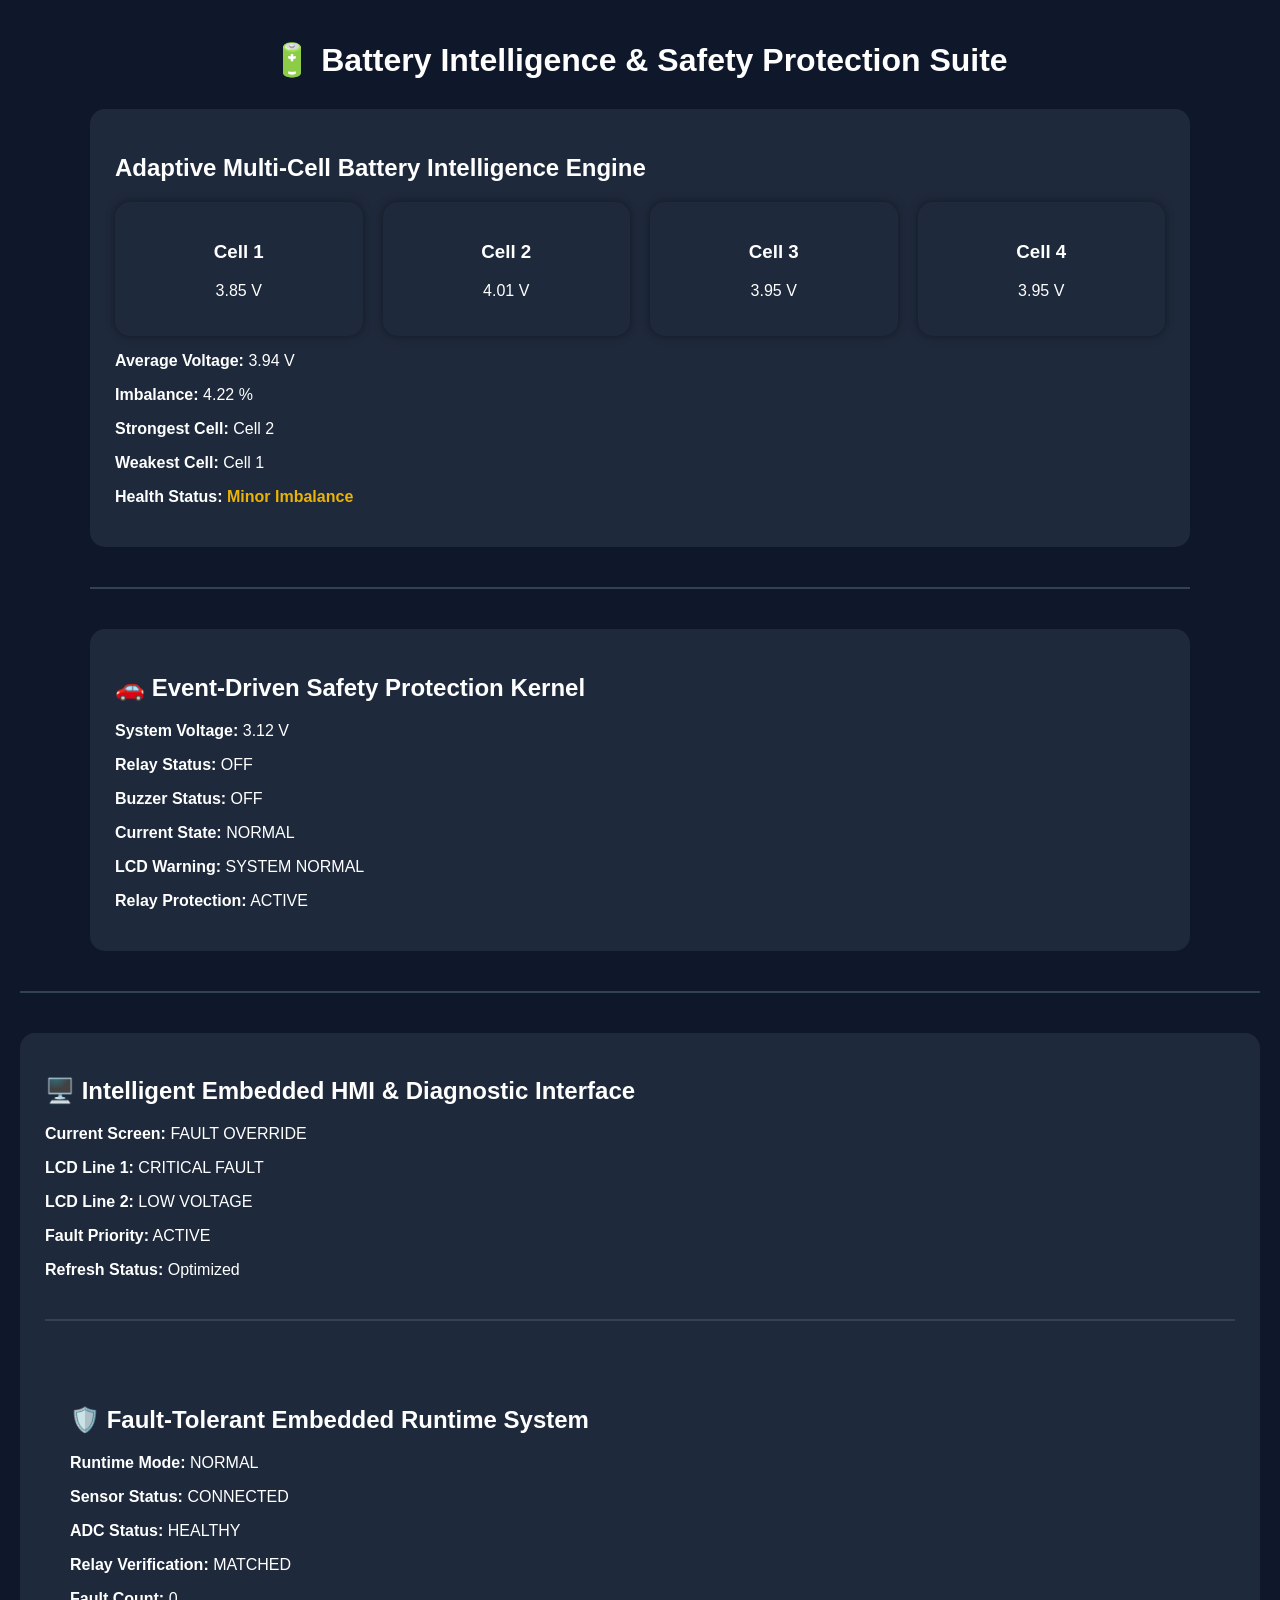
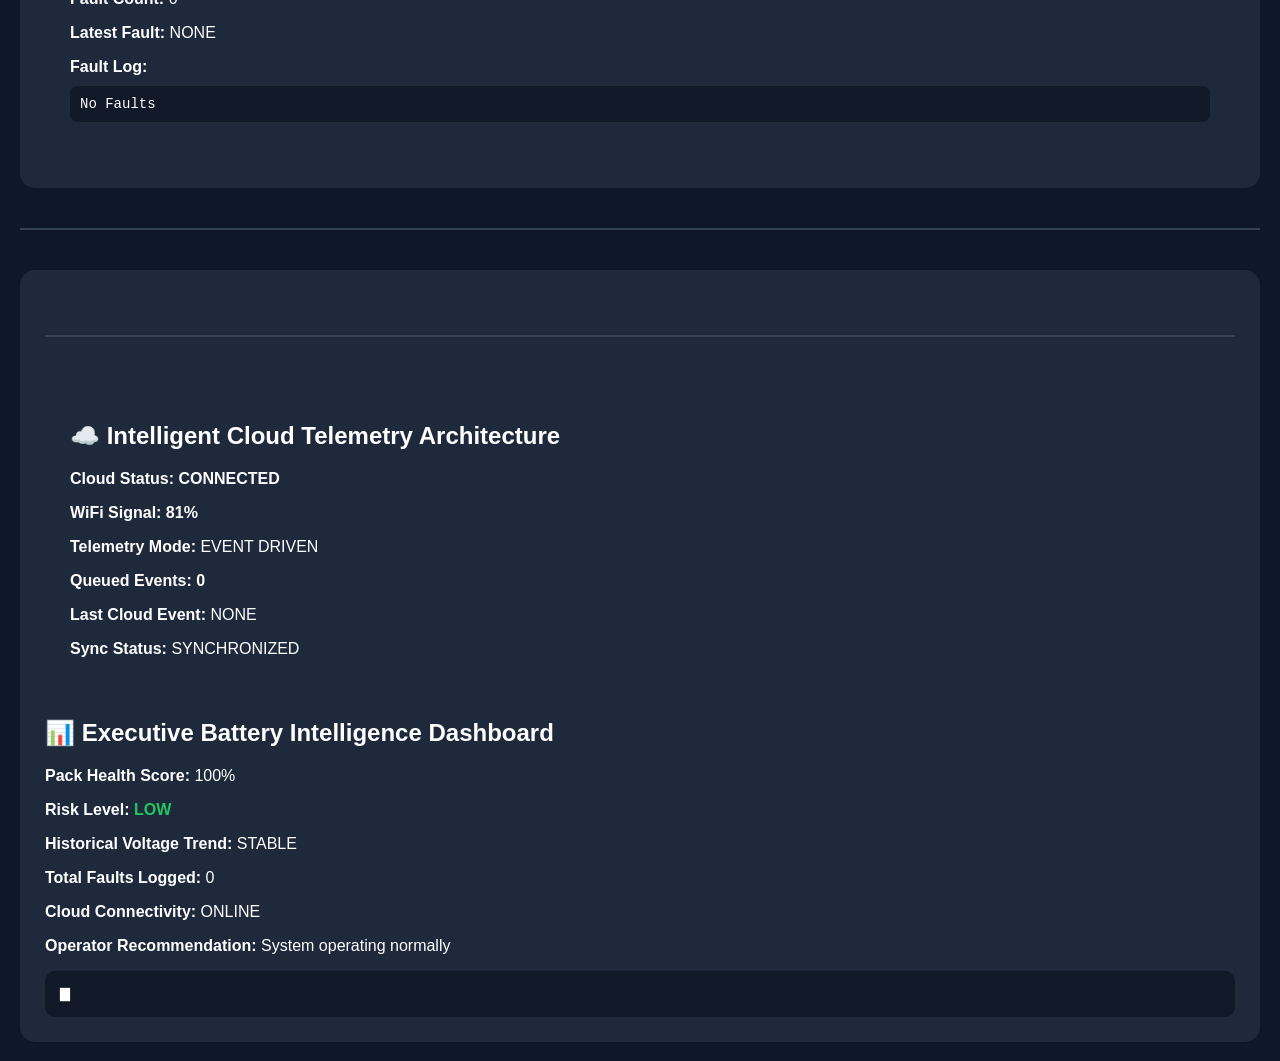
<file: index.html>
<!DOCTYPE html>
<html lang="en">
<head>
<meta charset="UTF-8">
<meta name="viewport" content="width=device-width, initial-scale=1.0">
<title>Battery Intelligence & Safety Protection Suite</title>
<link rel="stylesheet" href="style.css">
</head>

<body>

<div class="container">

<h1>🔋 Battery Intelligence & Safety Protection Suite</h1>

<div class="summary">

<h2>Adaptive Multi-Cell Battery Intelligence Engine</h2>

<div class="grid">

<div class="card">
<h3>Cell 1</h3>
<p id="c1">--</p>
</div>

<div class="card">
<h3>Cell 2</h3>
<p id="c2">--</p>
</div>

<div class="card">
<h3>Cell 3</h3>
<p id="c3">--</p>
</div>

<div class="card">
<h3>Cell 4</h3>
<p id="c4">--</p>
</div>

</div>

<p><b>Average Voltage:</b> <span id="avg">--</span></p>
<p><b>Imbalance:</b> <span id="imb">--</span></p>
<p><b>Strongest Cell:</b> <span id="strong">--</span></p>
<p><b>Weakest Cell:</b> <span id="weak">--</span></p>
<p><b>Health Status:</b> <span id="status">--</span></p>

</div>

<hr>

<div class="summary">

<h2>🚗 Event-Driven Safety Protection Kernel</h2>

<p><b>System Voltage:</b> <span id="sysVoltage">--</span></p>

<p><b>Relay Status:</b> <span id="relayStatus">--</span></p>

<p><b>Buzzer Status:</b> <span id="buzzerStatus">--</span></p>

<p><b>Current State:</b> <span id="kernelState">--</span></p>

<p><b>LCD Warning:</b> <span id="lcdMessage">--</span></p>

<p><b>Relay Protection:</b> <span id="relayProtection">--</span></p>

</div>

</div>

<hr>

<div class="summary">

<h2>🖥️ Intelligent Embedded HMI & Diagnostic Interface</h2>

<p><b>Current Screen:</b> <span id="screenName">--</span></p>

<p><b>LCD Line 1:</b> <span id="lcdLine1">--</span></p>

<p><b>LCD Line 2:</b> <span id="lcdLine2">--</span></p>

<p><b>Fault Priority:</b> <span id="faultPriority">--</span></p>

<p><b>Refresh Status:</b> <span id="refreshStatus">Optimized</span></p>
<hr>

<div class="summary">

<h2>🛡️ Fault-Tolerant Embedded Runtime System</h2>

<p><b>Runtime Mode:</b>
<span id="runtimeMode">NORMAL</span></p>

<p><b>Sensor Status:</b>
<span id="sensorStatus">CONNECTED</span></p>

<p><b>ADC Status:</b>
<span id="adcStatus">HEALTHY</span></p>

<p><b>Relay Verification:</b>
<span id="relayCheck">MATCHED</span></p>

<p><b>Fault Count:</b>
<span id="faultCount">0</span></p>

<p><b>Latest Fault:</b>
<span id="latestFault">NONE</span></p>

<p><b>Fault Log:</b>
<span id="faultLog">No Faults</span></p>

</div>
</div>

</div>
<hr>

<div class="summary">
<hr>

<div class="summary">
  
<h2>☁️ Intelligent Cloud Telemetry Architecture</h2>

<p><b>Cloud Status:</b>
<span id="cloudStatus">CONNECTED</span></p>

<p><b>WiFi Signal:</b>
<span id="wifiSignal">100%</span></p>

<p><b>Telemetry Mode:</b>
<span id="telemetryMode">EVENT DRIVEN</span></p>

<p><b>Queued Events:</b>
<span id="queuedEvents">0</span></p>

<p><b>Last Cloud Event:</b>
<span id="lastCloudEvent">NONE</span></p>

<p><b>Sync Status:</b>
<span id="syncStatus">UP TO DATE</span></p>

</div>

<h2>📊 Executive Battery Intelligence Dashboard</h2>

<p><b>Pack Health Score:</b>
<span id="healthScore">95%</span></p>

<p><b>Risk Level:</b>
<span id="riskLevel">LOW</span></p>

<p><b>Historical Voltage Trend:</b>
<span id="voltageTrend">STABLE</span></p>

<p><b>Total Faults Logged:</b>
<span id="totalFaults">0</span></p>

<p><b>Cloud Connectivity:</b>
<span id="dashboardCloud">ONLINE</span></p>

<p><b>Operator Recommendation:</b>
<span id="recommendation">
System operating normally
</span></p>

<div id="trendGraph"></div>

</div>
<script src="script.js"></script>

</body>
</html>
</file>
<file: style.css>
body{
font-family:Segoe UI,sans-serif;
background:#0f172a;
color:white;
margin:0;
padding:20px;
}

.container{
max-width:1100px;
margin:auto;
}

h1{
text-align:center;
margin-bottom:30px;
}

.grid{
display:grid;
grid-template-columns:repeat(auto-fit,minmax(200px,1fr));
gap:20px;
}

.card{
background:#1e293b;
padding:20px;
border-radius:15px;
text-align:center;
box-shadow:0 0 10px rgba(0,0,0,.4);
}

.summary{
margin-top:30px;
background:#1e293b;
padding:25px;
border-radius:15px;
}

hr{
margin:40px 0;
border:1px solid #334155;
}

.healthy{
color:#22c55e;
font-weight:bold;
}

.minor{
color:#eab308;
font-weight:bold;
}

.critical{
color:#f97316;
font-weight:bold;
}

.failure{
color:#ef4444;
font-weight:bold;
}
.runtime-normal{
color:#22c55e;
font-weight:bold;
}

.runtime-degraded{
color:#eab308;
font-weight:bold;
}

.runtime-failsafe{
color:#f97316;
font-weight:bold;
}

.runtime-shutdown{
color:#ef4444;
font-weight:bold;
}

#faultLog{
display:block;
margin-top:10px;
padding:10px;
background:#111827;
border-radius:8px;
font-family:monospace;
font-size:14px;
max-height:120px;
overflow-y:auto;
}
.lcd{
font-family:monospace;
background:black;
color:#00ff00;
padding:15px;
border-radius:10px;
}
#queuedEvents,
#wifiSignal,
#cloudStatus{
font-weight:bold;
}
.low-risk{
color:#22c55e;
font-weight:bold;
}

.medium-risk{
color:#eab308;
font-weight:bold;
}

.high-risk{
color:#ef4444;
font-weight:bold;
}

#trendGraph{
margin-top:15px;
padding:15px;
background:#111827;
border-radius:10px;
font-family:monospace;
overflow-x:auto;
}
</file>
